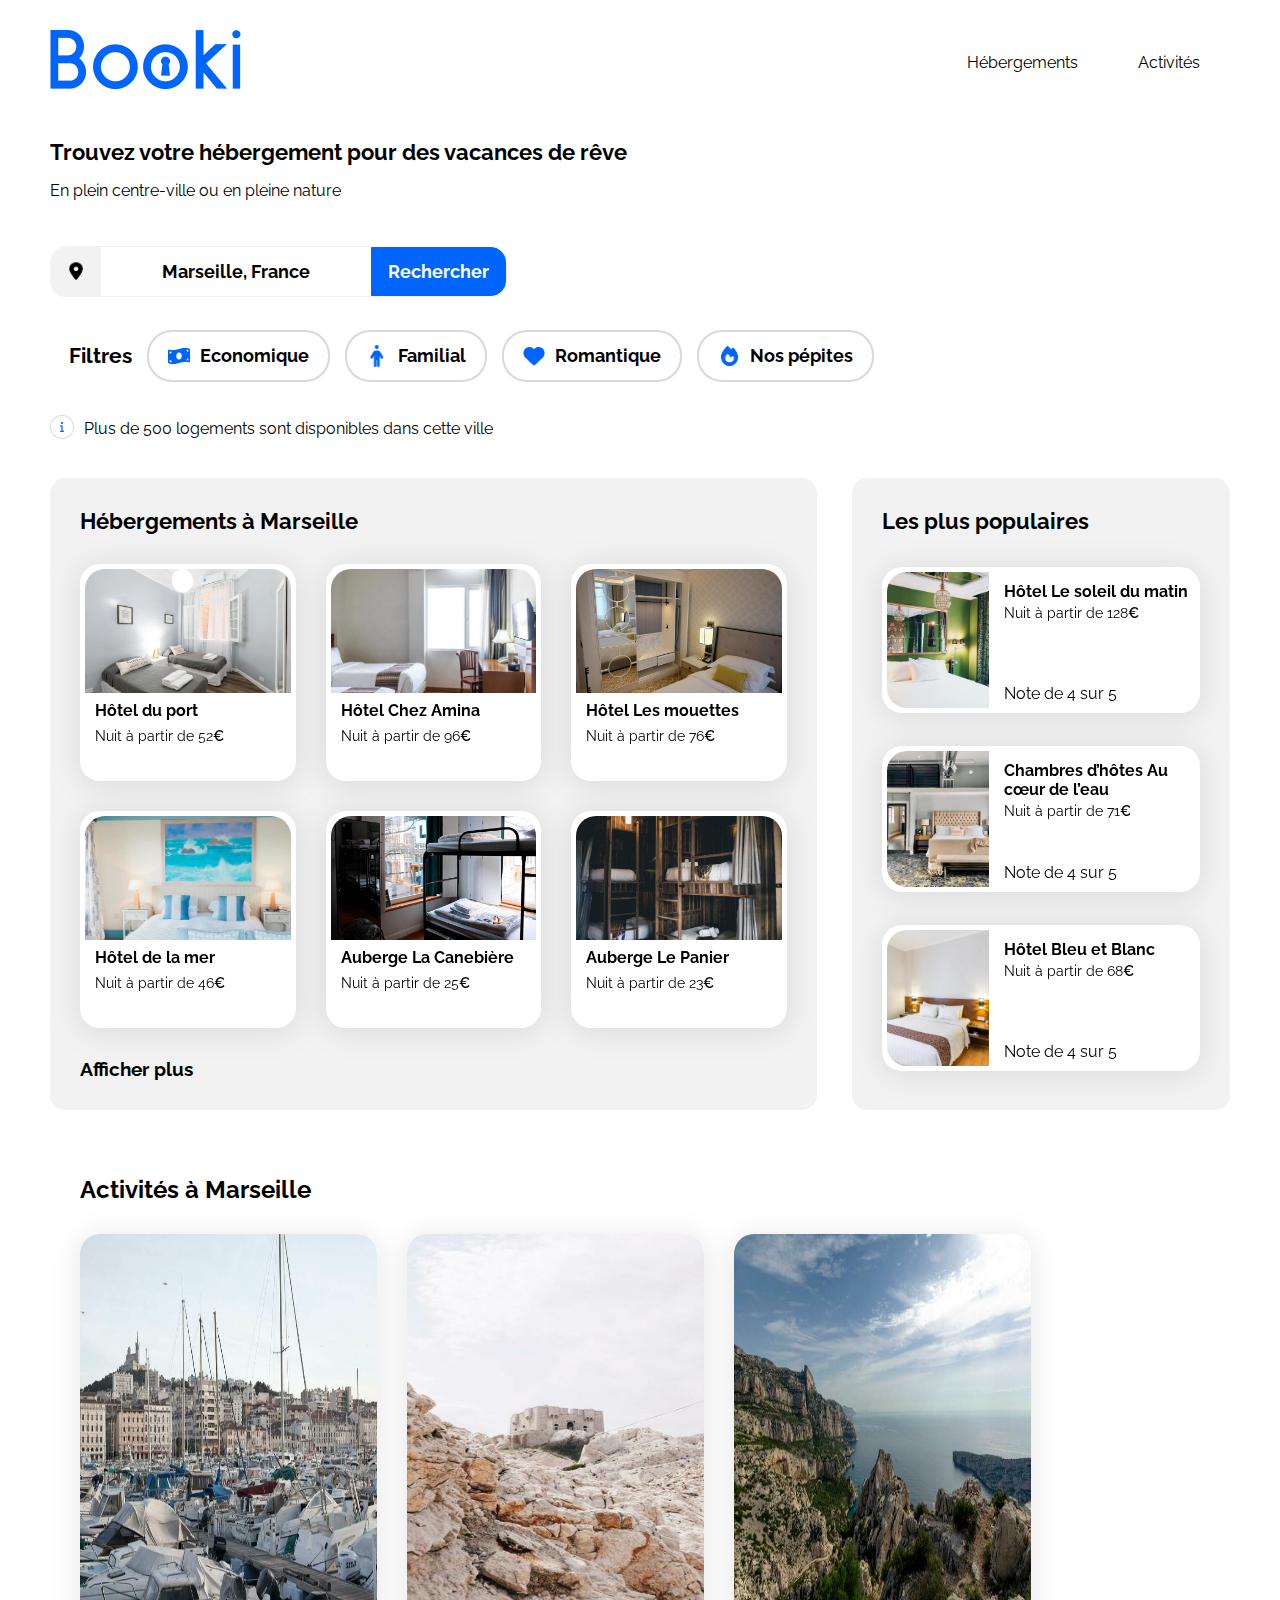
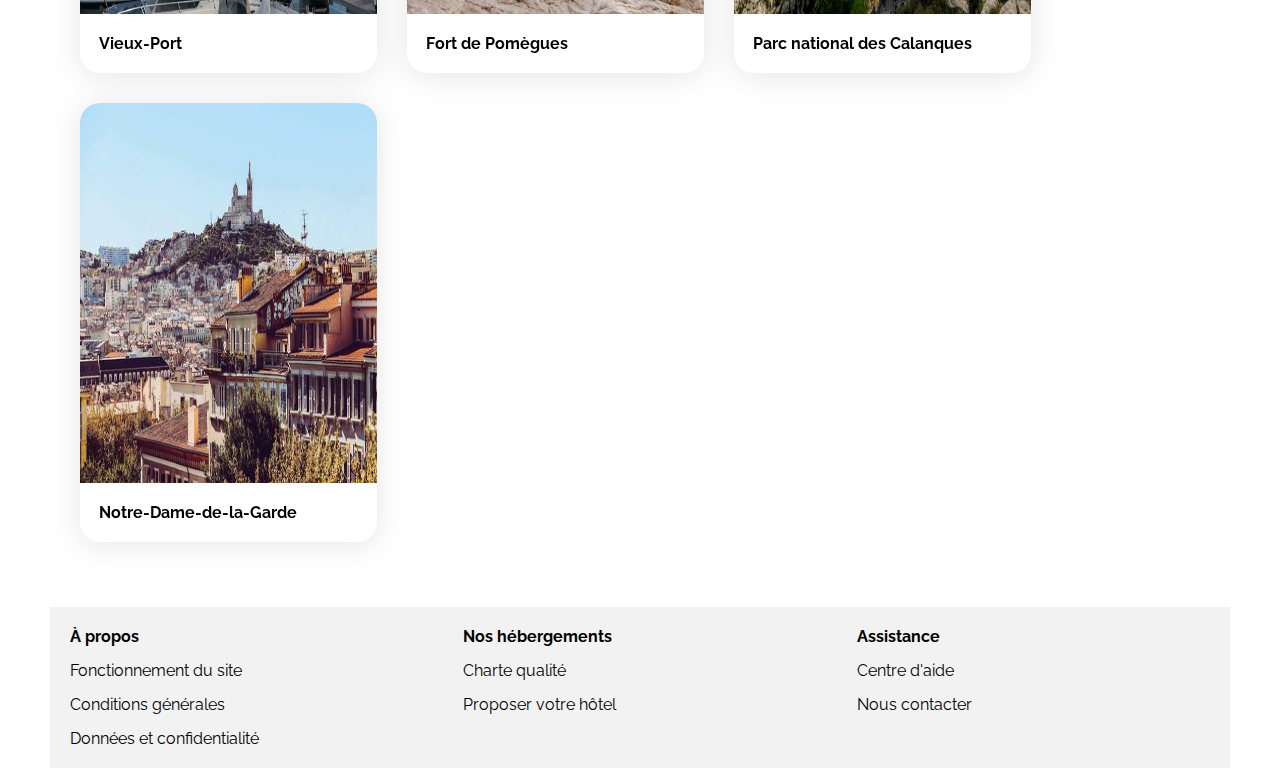
<file: Desktop/Formation/Projet2/Bookiv2/index.html>
<!DOCTYPE html>
<html lang="fr">

<head>
    <meta charset="UTF-8">
    <meta name="viewport" content="width=device-width, initial-scale=1.0">
    <title>Booki</title>
    <link rel="preconnect" href="https://fonts.googleapis.com">
    <link rel="preconnect" href="https://fonts.gstatic.com" crossorigin>
    <link href="https://fonts.googleapis.com/css2?family=Raleway:wght@400;500;700&display=swap" rel="stylesheet">
    <link rel="stylesheet" href="https://cdnjs.cloudflare.com/ajax/libs/font-awesome/6.2.1/css/all.min.css"
        integrity="sha512-MV7K8+y+gLIBoVD59lQIYicR65iaqukzvf/nwasF0nqhPay5w/9lJmVM2hMDcnK1OnMGCdVK+iQrJ7lzPJQd1w=="
        crossorigin="anonymous" referrerpolicy="no-referrer">
    <link rel="stylesheet" href="./css/style.css">
</head>

<body>
    <div class="main-container">
        <header>
            <div class="head-logo">
                <img src="./images/logo/Booki.png" alt="Logo du site Booki" title="Ceci est le logo du site">
            </div>
            <div class="head-choice">
                <div><a href="#">Hébergements</a></div>
                <div><a href="#">Activités</a></div>
            </div>
        </header>
        <main>
            <!-- Encadré Recherche -->
            <div class="recherche">
                <div class="bar">
                    <h1> Trouvez votre hébergement pour des vacances de rêve</h1>
                    <p> En plein centre-ville ou en pleine nature</p>
                </div>
                <div class="search-bar">
                    <div class="localisation"><a href="#"><img src="images/logo/loc.png" alt="icone localisation"></a></div>
                    <div class="lieu"><input type="text" name="lieux" value="Marseille, France"></div>
                    <div class="bouton"><input type="submit" value="Rechercher"></div>
                    <div class="bouton2" ><a href="#"><img src="images/logo/loupe.png" alt="bouton rechercher" title="bouton rechercher"></a></div>
                </div>
                
                <div class="filter-bar">
                    <h3>Filtres</h3>
                    <div class="filter-bar-l1">
                        <a href="#">
                        <div class="filter-button">
                        <img src="images/logo/eco.png" alt="Economique" title="Economique">
                        Economique
                        </div>
                        </a>
                        <a href="#">
                        <div class="filter-button">
                        <img src="images/logo/fam.png" alt="Familial" title="Familial">
                        Familial
                        </div>
                        </a>
                    </div>
                    <div class="filter-bar-l2">
                    <a href="#">
                        <div class="filter-button">
                        <img src="images/logo/rom.png" alt="Romantique" title="Romantique">
                        Romantique
                        </div>
                    </a>
                    <a href="#">
                        <div class="filter-button">
                        <img src="images/logo/pep.png" alt="Pépites" title="Pépites">
                        Nos pépites
                        </div>
                    </a>
                    </div>
                </div>
                <div class="info-bar">
                <div><img src="images/logo/Icon.png" alt="Logo information" title="Information importante"></div>
                <div>Plus de 500 logements sont disponibles dans cette ville</div>
                </div>
            </div>

            <div class="hebergements-and-populaires">

                <!-- Encadré Hébergement -->
                <section class="hebergements">
                    <div class="hebergements-title">
                    <h2 class="section-title">Hébergements à Marseille</h2>
                    </div>
                <div class="hebergements-cards">
                    <div class="hebergements-cards-l1">
                    <article class="card">
                        <a href="#">
                            <img src="images/hebergements/fred-kleber.jpg" alt="Image de la chambre">
                            <div class="card-content">
                                <div class="card-txt">
                                    <h3 class="card-title">Hôtel du port</h3>
                                    <p class="card-subtitle">Nuit à partir de 52<span class="euro">€</span></p>
                                </div>
                                <div class="card-rating">
                                <i class="fa-xs fa-solid fa-star" aria-hidden="true"></i>
                                <i class="fa-xs fa-solid fa-star" aria-hidden="true"></i>
                                <i class="fa-xs fa-solid fa-star" aria-hidden="true"></i>
                                <i class="fa-xs fa-solid fa-star" aria-hidden="true"></i>
                                <i class="fa-xs fa-solid fa-star neutral-star" aria-hidden="true"></i>
                            </div>
                            </div>
                        </a>
                    </article>
                    <article class="card">
                        <a href="#">
                            <img src="images/hebergements/febrian-zakaria.jpg" alt="Image de la chambre">
                            <div class="card-content">
                                <div class="card-txt">
                                    <h3 class="card-title">Hôtel Chez Amina</h3>
                                    <p class="card-subtitle">Nuit à partir de 96<span class="euro">€</span></p>
                                </div>
                                <div class="card-rating">
                                <i class="fa-xs fa-solid fa-star" aria-hidden="true"></i>
                                <i class="fa-xs fa-solid fa-star" aria-hidden="true"></i>
                                <i class="fa-xs fa-solid fa-star" aria-hidden="true"></i>
                                <i class="fa-xs fa-solid fa-star" aria-hidden="true"></i>
                                <i class="fa-xs fa-solid fa-star neutral-star" aria-hidden="true"></i>
                            </div>
                            </div>
                        </a>
                    </article>
                    <article class="card">
                        <a href="#">
                            <img src="images/hebergements/reisetopia.jpg" alt="Image de la chambre">
                            <div class="card-content">
                                <div class="card-txt">
                                    <h3 class="card-title">Hôtel Les mouettes</h3>
                                    <p class="card-subtitle">Nuit à partir de 76<span class="euro">€</span></p>
                                </div>
                                <div class="card-rating">
                                <i class="fa-xs fa-solid fa-star" aria-hidden="true"></i>
                                <i class="fa-xs fa-solid fa-star" aria-hidden="true"></i>
                                <i class="fa-xs fa-solid fa-star" aria-hidden="true"></i>
                                <i class="fa-xs fa-solid fa-star" aria-hidden="true"></i>
                                <i class="fa-xs fa-solid fa-star neutral-star" aria-hidden="true"></i>
                            </div>
                            </div>
                        </a>
                    </article>
                    </div>
                    <div class="hebergements-cards-l2">
                    <article class="card">
                        <a href="#">
                            <img src="images/hebergements/annie-spratt.jpg" alt="Image de la chambre">
                            <div class="card-content">
                                <div class="card-txt">
                                    <h3 class="card-title">Hôtel de la mer</h3>
                                    <p class="card-subtitle">Nuit à partir de 46<span class="euro">€</span></p>
                                </div>
                                <div class="card-rating">
                                <i class="fa-xs fa-solid fa-star" aria-hidden="true"></i>
                                <i class="fa-xs fa-solid fa-star" aria-hidden="true"></i>
                                <i class="fa-xs fa-solid fa-star" aria-hidden="true"></i>
                                <i class="fa-xs fa-solid fa-star" aria-hidden="true"></i>
                                <i class="fa-xs fa-solid fa-star neutral-star" aria-hidden="true"></i>
                            </div>
                            </div>
                        </a>
                    </article>
                    <article class="card">
                        <a href="#">
                            <img src="images/hebergements/marcus-loke.jpg" alt="Image de la chambre">
                            <div class="card-content">
                                <div class="card-txt">
                                    <h3 class="card-title">Auberge La Canebière</h3>
                                    <p class="card-subtitle">Nuit à partir de 25<span class="euro">€</span></p>
                                </div>
                                <div class="card-rating">
                                <i class="fa-xs fa-solid fa-star" aria-hidden="true"></i>
                                <i class="fa-xs fa-solid fa-star" aria-hidden="true"></i>
                                <i class="fa-xs fa-solid fa-star" aria-hidden="true"></i>
                                <i class="fa-xs fa-solid fa-star" aria-hidden="true"></i>
                                <i class="fa-xs fa-solid fa-star neutral-star" aria-hidden="true"></i>
                            </div>
                            </div>
                        </a>
                    </article>
                    <article class="card">
                        <a href="#">
                            <img src="images/hebergements/nicate-lee.jpg" alt="Image de la chambre">
                            <div class="card-content">
                                <div class="card-txt">
                                    <h3 class="card-title">Auberge Le Panier</h3>
                                    <p class="card-subtitle">Nuit à partir de 23<span class="euro">€</span></p>
                                </div>
                                <div class="card-rating">
                                <i class="fa-xs fa-solid fa-star" aria-hidden="true"></i>
                                <i class="fa-xs fa-solid fa-star" aria-hidden="true"></i>
                                <i class="fa-xs fa-solid fa-star" aria-hidden="true"></i>
                                <i class="fa-xs fa-solid fa-star" aria-hidden="true"></i>
                                <i class="fa-xs fa-solid fa-star neutral-star" aria-hidden="true"></i>
                            </div>
                            </div>
                        </a>
                    </article>
                    </div>
                    </div>
                    <div class="hebergements-title">
                        <a href="#"><h3>Afficher plus</h3></a>
                    </div>
                </section>

                <!-- Encadré Les plus populaires  -->
                <section class="populaires">
                    <div class="populaires-title">
                        <h2 class="section-title">Les plus populaires</h2>
                        <i class="fa-solid fa-chart-line" aria-hidden="true"></i>
                    </div>
                    <div class="populaires-cards">
                        <a href="#">
                            <article class="card">
                                <img src="./images/hebergements/emile-guillemot.jpg" alt="Image de la chambre d'hôtel montrant un lit">
                                <div class="card-content">
                                    <div class="card-txt">
                                        <h3 class="card-title">Hôtel Le soleil du matin</h3>
                                        <p class="card-subtitle">Nuit à partir de 128<span class="euro">€</span></p>
                                    </div>
                                    <div class="card-rating">
                                        <i class="fa-xs fa-solid fa-star" aria-hidden="true"></i>
                                        <i class="fa-xs fa-solid fa-star" aria-hidden="true"></i>
                                        <i class="fa-xs fa-solid fa-star" aria-hidden="true"></i>
                                        <i class="fa-xs fa-solid fa-star" aria-hidden="true"></i>
                                        <i class="fa-xs fa-solid fa-star neutral-star" aria-hidden="true"></i>
                                        <span class="sr-only">Note de 4 sur 5</span>
                                    </div>
                                </div>
                            </article>
                        </a>
                        <a href="#">
                            <article class="card">
                                <img src="./images/hebergements/aw-creative.jpg" alt="Image de la chambre d'hôtel montrant un lit">
                                <div class="card-content">
                                    <div class="card-txt">
                                        <h3 class="card-title">Chambres d’hôtes Au cœur de l’eau</h3>
                                        <p class="card-subtitle">Nuit à partir de 71<span class="euro">€</span></p>
                                    </div>
                                    <div class="card-rating">
                                        <i class="fa-xs fa-solid fa-star" aria-hidden="true"></i>
                                        <i class="fa-xs fa-solid fa-star" aria-hidden="true"></i>
                                        <i class="fa-xs fa-solid fa-star" aria-hidden="true"></i>
                                        <i class="fa-xs fa-solid fa-star" aria-hidden="true"></i>
                                        <i class="fa-xs fa-solid fa-star neutral-star" aria-hidden="true"></i>
                                        <span class="sr-only">Note de 4 sur 5</span>
                                    </div>
                                </div>
                            </article>
                        </a>
                        <a href="#">
                            <article class="card">
                                <img src="./images/hebergements/febrian-zakaria2.jpg" alt="Image de la chambre d'hôtel montrant un lit">
                                <div class="card-content">
                                    <div class="card-txt">
                                        <h3 class="card-title">Hôtel Bleu et Blanc</h3>
                                        <p class="card-subtitle">Nuit à partir de 68<span class="euro">€</span></p>
                                    </div>
                                    <div class="card-rating">
                                        <i class="fa-xs fa-solid fa-star" aria-hidden="true"></i>
                                        <i class="fa-xs fa-solid fa-star" aria-hidden="true"></i>
                                        <i class="fa-xs fa-solid fa-star" aria-hidden="true"></i>
                                        <i class="fa-xs fa-solid fa-star" aria-hidden="true"></i>
                                        <i class="fa-xs fa-solid fa-star neutral-star" aria-hidden="true"></i>
                                        <span class="sr-only">Note de 4 sur 5</span>
                                    </div>
                                </div>
                            </article>
                        </a>
                    </div>
                </section>
            </div>
            <!-- Activités à Marseille -->
            <div class="activites">
                <h2>Activités à Marseille</h2>
                <div class="activites-cards">
                    <a href="#">
                        <article class="card">
                            <img src="images/activites/reno-laithienne.jpg" alt="Photo du vieux port">
                            <div class="card-content">
                                <h3 class="card-title">Vieux-Port</h3>
                            </div>
                        </article>
                    </a>
                    <a href="#">
                        <article class="card">
                            <img src="images/activites/paul-hermann.jpg" alt="Photo du port de Pomègues">
                            <div class="card-content">
                                <h3 class="card-title">Fort de Pomègues</h3>
                                </div>
                        </article>
                    </a>
                    <a href="#">
                        <article class="card">
                            <img src="images/activites/kilyan-sockalingum.jpg" alt="Photo du parc national des Calanques">
                            <div class="card-content">
                                <h3 class="card-title">Parc national des Calanques</h3>
                            </div>
                        </article>
                    </a>
                    <a href="#">
                        <article class="card">
                            <img src="images/activites/florian-wehde.jpg" alt="Photo de Notre Dame de la Garde">
                            <div class="card-content">
                                <h3 class="card-title">Notre-Dame-de-la-Garde</h3>
                            </div>
                        </article>
                    </a>
                </div>
            </div>
        </main>
        <footer>
            <div class="foot">
                <h3 class="card-title">À propos</h3>
                <a href="#">Fonctionnement du site</a>
                <a href="#">Conditions générales</a>
                <a href="#">Données et confidentialité</a>
            </div>
            <div class="foot">
                <h3 class="card-title">Nos hébergements</h3>
                <a href="#">Charte qualité</a>
                <a href="#">Proposer votre hôtel</a>
            </div>
            <div class="foot">
                <h3 class="card-title">Assistance</h3>
                <a href="#">Centre d'aide</a>
                <a href="#">Nous contacter</a>
            </div>
        </footer>
    </div>
</body>

</html>
</file>
<file: Desktop/Formation/Projet2/Bookiv2/css/style.css>
/****** General ***********/
* {
    font-family: 'Raleway', sans-serif;
}

:root {
    --main-color: #0065FC;
    --main-bg-color: #F2F2F2;
    --filter-bg-color: #DEEBFF;
}

.fa-solid {
    color: var(--main-color);
}

header .head-choice{
    display: flex;
    flex-direction: row;
}

header a{
    padding: 27px 30px 30px 30px;
}

header .bouton2 img{
    width : 61px;
    height : 100%;
}

header a:hover{
    color:#0065FC;
    border-top: 3px solid #0065FC;
}

h2, h3 {
    margin : 0px;
}

header {
    display:flex;
    flex-direction: row;
    align-items: center;
    justify-content: space-between;
    object-fit: contain;
    margin: 30px 0px 30px 0px;
}

body {
    display: flex;
    justify-content: center;
    margin : 0px;
}

h1 {
    font-size: 22px;
}

.main-container {
    width: 100%;
    max-width: 1440px;
    padding: 0 50px;
    box-sizing: border-box;
}

a {
    color: inherit;
    text-decoration: none;
}

.section-title {
    font-size: 22px;
    font-style: normal;
    font-weight: 700;
    line-height: normal; 
}

.card {
    background-color: white;
    border-radius: 20px;
    padding: 5px;
    filter: drop-shadow(0px 3px 15px rgba(0, 0, 0, 0.1));
}

.card img {
    object-fit: fill;
}


.card-title {
    font-size: 16px;
    font-style: normal;
    font-weight: 700;
    line-height: normal;  
}

.card-subtitle {
    color: #000;
    font-family: Raleway;
    font-size: 14px;
    font-style: normal;
    font-weight: 400;
    line-height: normal; 
}

.euro {
    color: #000;
    font-family: Raleway;
    font-size: 14px;
    font-style: normal;
    font-weight: 600;
    line-height: normal;   
}

.neutral-star {
    color: var(--main-bg-color)
}

/****** Recherche  ******/

.recherche{
    display : flex;
    flex-direction: column;
    gap : 30px;
}

.recherche .info-bar, .bar{
    font-weight: 400;
}

.recherche .search-bar{
    display: flex;
    flex-direction: row;
    align-items: center;
    gap: 24px;
    height : 49px
}

.search-bar img{
    height : 49px;
    padding: 4px 0px 0px 0px;
}

.search-bar input, .filter-bar{
    display : flex;
    flex-direction: column;
    align-items: center;
    padding: 13px 16px;  
    text-align: center;
    font-family: Raleway;
    font-size: 18px;
    font-style: normal;
    font-weight: 700;
    line-height: normal;
}

.filter-bar-l1, .filter-bar-l2{
display: flex;
flex-direction: row;
gap : 15px;
}

.search-bar .lieu input{
    border: none;
    padding : inherit;
}

.search-bar .bouton2{
    display: none;
}

.search-bar .bouton input{
    border-radius: 0px 15px 15px 0px; 
    border: 1px solid var(--Blue, #0065FC);
    background: var(--Blue, #0065FC); 
    color: var(--White, #FFF);
}

.search-bar .bouton input:hover{
    opacity: 80%;
    cursor:pointer;
}

.search-bar{
    border-radius: 15px;
    border: 1px solid var(--Grey, #F2F2F2);
    background: var(--White, #FFF); 
    width: max-content;
}

.search-bar .bouton2{
    padding: 12px 16px;
    background: var(--Blue, #0065FC); 
    border-radius: 15px;
    box-shadow: 0px 4px 4px 0px rgba(0, 0, 0, 0.25);
}

.search-bar .bouton2 img{
    width: 17px;
    height: 17px;
}

.filter-bar{
    display : flex;
    flex-direction: row;
    height : 50px;
    padding: 4px 19px; 
    gap: 15px; 
    align-items: center;
}

.filter-button{
    display: flex;
    border-radius: 25px;
    border: 2px solid var(--grey-tint-2, #D9D9D9);
    align-items : center;
    gap : 10px;
    padding : 4px 19px;
    height : 40px;
}

.filter-button img{
    height : 22px;
    width : 22px;
}

.filter-button:hover{
    background: var(--blue-light, #DEEBFF);
}

.info-bar{
    display: flex;
    align-items: center;
    gap: 10px;
    align-self: stretch; 
}

/****** Hebergements And Populaires ***********/
.hebergements-and-populaires {
    display: flex;
    justify-content: space-between;
    margin-bottom: 35px;
}

.hebergements-and-populaires section {
    background-color: var(--main-bg-color);
    border-radius: 15px;
    box-sizing: border-box;
    margin-top: 35px;
}

/****** Hebergements ***********/

.hebergements {
    width: 65%;
    padding : 30px;
    display: flex;
    flex-direction: column;
    gap : 30px;
}
.hebergements-cards{
    display: flex;
    flex-direction: column;
    min-width: 200px;
    gap : 30px
}
.hebergements-cards-l1, .hebergements-cards-l2{
    display : flex;
    flex-direction: row;
    gap : 30px;
}

.hebergements-cards .card {
    display: flex;
    flex-direction: column;
    width : 250px;
    height: 207px;
}

.hebergements-cards img{
    height: 124px;
    width : 100%;
    border-top-left-radius: 20px;
    border-top-right-radius: 20px;
    object-fit: cover;
}

.hebergements-cards .card-content{
    margin : 4px 10px 5px 10px;
}   

.hebergements-cards p {
    margin : 0px;
}

.hebergements-cards .card-title,.hebergements-cards .card-subtitle{
    margin-bottom: 8px;
}


/****** Populaires ***********/
.populaires {
    width: 32%;
    padding: 30px;
}

.populaires-title {
    display: flex;
    justify-content: space-between;
    align-items: center;
}

.populaires-cards .card {
    display: flex;
    margin-top: 33px;
}

.populaires-cards img {
    width: 33%;
    height: 136px;
    border-top-left-radius: 20px;
    border-bottom-left-radius: 20px;
    object-fit: cover;
}

.populaires-cards .card-content {
    width: 67%;
    padding-left: 15px;
    display: flex;
    flex-direction: column;
    justify-content: space-between;
    box-sizing: border-box;
}

.populaires-cards .card-title {
    margin-top: 10px;
    margin-bottom: 4px;
}

.populaires-cards .card-subtitle {
    margin: 0;
}

.populaires-cards .card-rating {
    margin-bottom: 5px;
}


/* Activites */
.activites{
    display : flex;
    flex-direction: column;
    gap : 30px;
    justify-content: center;
    align-items: flex-start; 
    padding : 30px;
    margin-bottom: 35px;
}

.activites h3{
    margin: 0px;
}

.activites-cards{
    display:flex;
    gap:30px;
    flex-wrap: wrap;
}

.activites-cards .card{
    padding:0px;
}

.activites-cards img{
    height : 380px;
    width : 297px;
    border-radius: 20px 20px 0px 0px;
    border  : 0px;
}

.activites-cards .card-content{
    padding: 16px 19px 20px 19px
}

/* Footer */

footer{
    display : flex;
    background-color: #F2F2F2;

}
.foot h3{
    margin : 0px;
}
footer .foot{
    display: flex;
    flex-direction: column;
    align-items: flex-start;
    align-self: stretch;
    gap : 15px;
    margin : 20px;
    width: 100%;
}


/* Le code ci-dessous correspond à la version responsive uniquement */

/****** Media queries ***********/
/* Medium devices (tablets, less/equal than 1024px) */
@media (max-width: 1080px) {
    .hebergements-and-populaires {
        flex-direction: column;
    }

    .hebergements {
        width: 100%;
    }

    .populaires {
        width: 100%;
        margin-top: 50px;
    }

    .populaires-cards {
        display: flex;
        flex-direction: row;
        justify-content: space-between;
    }

    .populaires-cards a {
        width: 30%;
    }

    .populaires-cards .card-title {
        font-size: 14px;
    }

    .populaires-cards .card-subtitle {
        font-size: 13px;
    }

    .filter-bar{
        flex-direction: row;
    }
    

    .search-bar .lieu input{
    width : 147px;
    }

    .filter-bar{
    padding-left: 0px;
    }
}

@media screen and (max-width:1080px) and (min-width:767.99px)
{
    .activites-cards {
        flex-wrap: wrap;
        flex-direction: row;
        height :auto;
    }

    .activites-cards .card{
        width: 193.5px;
    }

    .activites-cards .card img{
        height: 200px;
        width : 193.5px;
    }
    
    .activites-cards .card-title{
        height : 38px;
    }
}
/* Small devices (phones, less than 768px) */
@media (max-width: 767.98px) {
    /* ... */

    /* Header */
    header{
        flex-direction: column;
        margin:0px;
        height: 115px;
    }

    .head-choice div{
        width : 187px;
        text-align: center;
        padding-bottom: 15px;
    }

    .head-choice div:hover{
        color:#0065FC;
        border-bottom: 3px solid #0065FC;
    }

    header a{
        padding:0px;
    }

    header img{
        height : 19px;
        width : auto;
        padding: 30px;
    }

    header a:hover{
        border-top : inherit;
    }
    
    .main-container{
        padding : 0px ;
    }
    
    /* Main */
    .recherche{
        gap : 35px;
    }

    .recherche{
        margin : 20px;
    }

    .filter-bar{
        flex-direction: column;
        height : max-content;
        align-items: flex-start;
        gap : 20px;
        padding : 0px;
    }

    .filter-bar-l1, .filter-bar-l2{
        font-size: 14px;
    }

    .filter-bar-l1 .filter-button{
        width : max-content;
        min-width: 110px;
    }

    .search-bar{
        width: 100%;
    }

    .search-bar .lieu input{
        width: 100%;
    }

    .search-bar .bouton input{
        border-radius: 15px;
        width : 49px
    }

    .search-bar .bouton{
        display: none;
    }
    .search-bar .bouton2{
        display:inherit;
    }
    /* Hebergements et populaires */
    .hebergements-and-populaires {
        flex-direction: column-reverse;
    }

    .hebergements-and-populaires .hebergements{
        background-color: white;
    }

    .hebergements-and-populaires .populaires{
        border-radius: inherit;
    }
    /* Populaires */

    .populaires{
        width: 100%;
        height:max-content;
        padding : 0px;
    }
    
    .populaires-cards{
        flex-direction: column;
        margin :20px;
    }
    
    .populaires-title{
        margin:20px;
        margin-top:30px;
    }
    
    .populaires-cards a{
        width: inherit;
    }
    /* Hebergements */

    .hebergements{
        padding : 0px;
        height: max-content;
        margin : 20px;
    }

    .hebergements-cards{
        flex-direction: column;
        width:335px;
    }

    .hebergements-cards-l1, .hebergements-cards-l2{
        flex-direction: column;
    }

    .hebergements-cards .card{
        width: 325px;
        height:207px;
    }
    /* Activites  */

    .activites{
        padding : 0px;
        width : 100%;
        margin : 30px;
    }
    .activites .card {
       width : inherit;
       height : 200px;
    }

    .activites img{
        width : 315px;
        height : 141px;
    }
    /* Footer */

    footer{
        display: flex;
        flex-direction: column;
        width : 100%;
        gap : 50px;
        padding : 0px;
    }
    
    footer .foot{
        margin:30px;
    }
}
</file>
